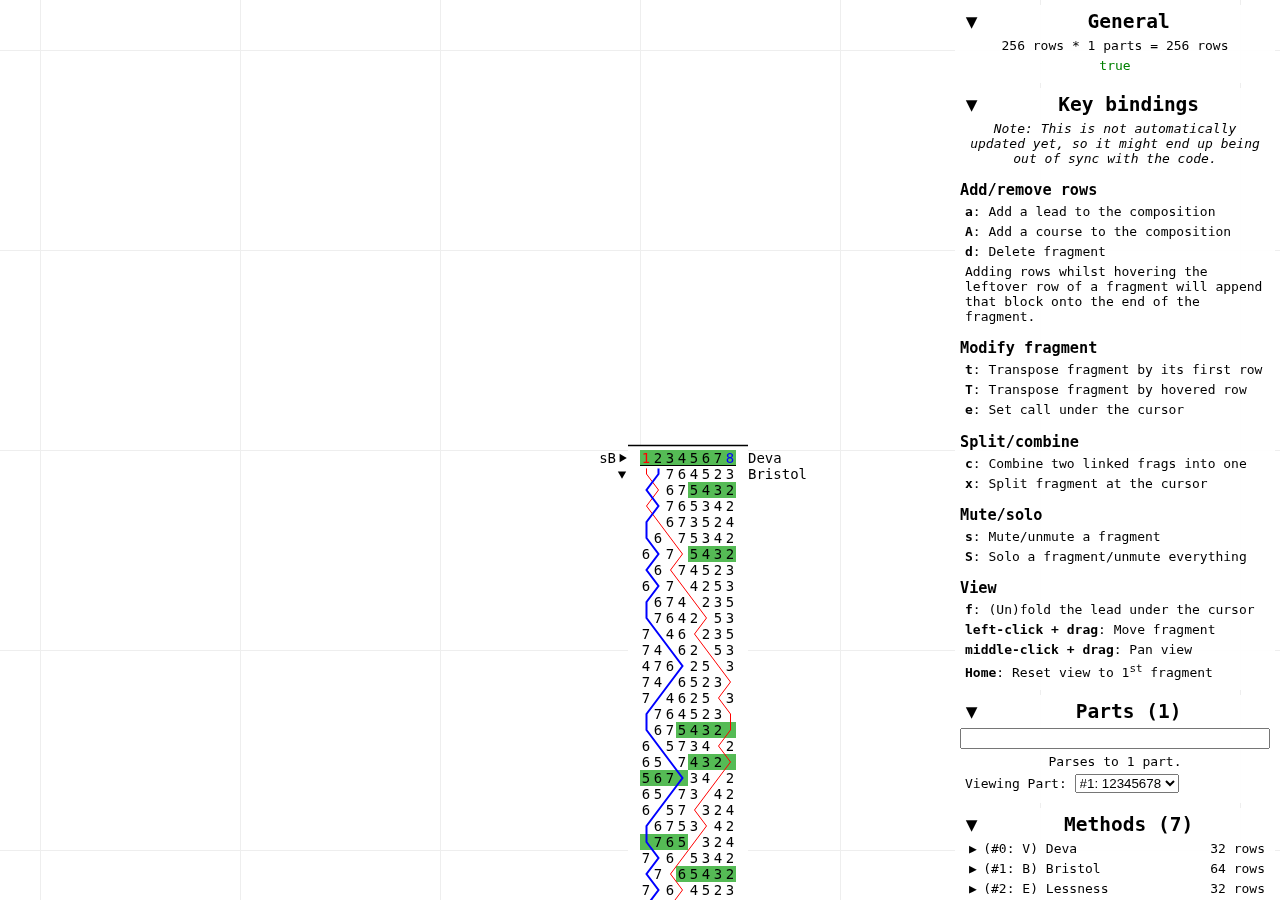
<file: firehose/index.html>
<!DOCTYPE html>
<html style="margin: 0; width: 100%; height: 100%">
    <head>
        <title>Composing Program</title>
        <meta content="text/html;charset=utf-8" http-equiv="Content-Type" />
        <script src="cookies.js" type="text/javascript"></script>
        <script src="colors.js" type="text/javascript"></script>
        <link rel="stylesheet" href="style.css" />
    </head>
    <body>
        <!-- Note the usage of `type=module` here as this is an ES6 module -->
        <script type="module">
            import { Comp, default as init } from "./jigsaw.js";

            async function run() {
                await init("./jigsaw_bg.wasm");
                window.Comp = Comp;
                start();
            }
            run();
        </script>

        <!-- Main canvas -->
        <canvas id="comp-canvas"></canvas>

        <!-- Sidebar -->
        <div id="sidebar" class="sidebar">
            <!-- General -->
            <div class="sidebar-box">
                <h2>
                    <span class="fold-button" style="float: left" id="general-box-fold">▼</span
                    >General
                </h2>
                <div id="general-box-area">
                    <p style="text-align: center">
                        <span id="part-len">0</span> rows * <span id="num-parts">0</span> parts =
                        <span id="num-rows">0</span> rows
                    </p>
                    <p style="text-align: center"><span id="falseness-info">true</span></p>
                </div>
            </div>

            <!-- Keybindings -->
            <div class="sidebar-box">
                <h2>
                    <span class="fold-button" style="float: left" id="keys-box-fold">▼</span>Key
                    bindings
                </h2>
                <div id="keys-box-area" style="max-width: 310px">
                    <p style="text-align: center">
                        <i>
                            Note: This is not automatically updated yet, so it might end up being
                            out of sync with the code.
                        </i>
                    </p>
                    <div class="keybindings">
                        <h3>Add/remove rows</h3>
                        <p><code>a</code>: Add a lead to the composition</p>
                        <p><code>A</code>: Add a course to the composition</p>
                        <p><code>d</code>: Delete fragment</p>
                        <p>
                            Adding rows whilst hovering the leftover row of a fragment will append
                            that block onto the end of the fragment.
                        </p>

                        <h3>Modify fragment</h3>
                        <p><code>t</code>: Transpose fragment by its first row</p>
                        <p><code>T</code>: Transpose fragment by hovered row</p>
                        <p><code>e</code>: Set call under the cursor</p>

                        <h3>Split/combine</h3>
                        <p><code>c</code>: Combine two linked frags into one</p>
                        <p><code>x</code>: Split fragment at the cursor</p>

                        <h3>Mute/solo</h3>
                        <p><code>s</code>: Mute/unmute a fragment</p>
                        <p><code>S</code>: Solo a fragment/unmute everything</p>

                        <h3>View</h3>
                        <p><code>f</code>: (Un)fold the lead under the cursor</p>
                        <p><code>left-click + drag</code>: Move fragment</p>
                        <p><code>middle-click + drag</code>: Pan view</p>
                        <p><code>Home</code>: Reset view to 1<sup>st</sup> fragment</p>
                    </div>
                </div>
            </div>

            <!-- Parts -->
            <div class="sidebar-box">
                <h2>
                    <span class="fold-button" style="float: left" id="partheads-box-fold">▼</span
                    >Parts (<span id="part-head-count">0</span>)
                </h2>
                <div id="partheads-box-area">
                    <!-- Part Heads -->
                    <div class="flex-row"><input id="part-head-input" style="flex: 1" /></div>
                    <p id="part-head-message" class="parse-err">Bell '2' repeated twice</p>
                    <p id="part-head-group-message" class="parse-err" style="display: none">
                        Parts don't form a group.
                    </p>
                    <p>
                        Viewing Part:
                        <select name="part-head" id="part-head">
                            <!-- The part heads are filled in only when the wasm is loaded, which is far enough
                     after page load to cause jank, so we fill this with a sensible default so that
                     hopefully the jank is less noticeable. -->
                            <option value="0">#1: 12345678</option>
                        </select>
                    </p>
                </div>
            </div>

            <!-- Methods -->
            <div class="sidebar-box">
                <h2>
                    <span class="fold-button" style="float: left" id="methods-box-fold">▼</span
                    >Methods (<span id="num-methods">0</span>)
                </h2>
                <div id="methods-box-area">
                    <div id="method-list">
                        <!-- Method entries will go here -->
                    </div>
                    <p style="text-align: center">
                        <button type="button" id="add-method">Add Method</button>
                    </p>
                    <p>
                        Select method:
                        <input
                            id="selected-method"
                            style="width: 2em"
                            type="number"
                            value="0"
                            min="0"
                        />
                    </p>
                </div>
            </div>

            <!-- Calls -->
            <div class="sidebar-box">
                <h2>
                    <span class="fold-button" style="float: left" id="calls-box-fold">▼</span>Calls
                    (<span id="num-calls">0</span>)
                </h2>
                <div id="calls-box-area">
                    <p id="call-readout">&lt;Calls&gt;</p>

                    <p>
                        Select call:
                        <input
                            id="selected-call"
                            style="width: 2em"
                            type="number"
                            value="0"
                            min="-1"
                        />
                    </p>
                </div>
            </div>

            <!-- Music -->
            <div class="sidebar-box">
                <h2>
                    <span class="fold-button" style="float: left" id="music-box-fold">▼</span>Music
                </h2>
                <div id="music-box-area">
                    <p>Blah</p>
                    <p>Blah</p>
                    <p>Blah</p>
                    <p>Blah</p>
                    <p>Blah</p>
                </div>
            </div>
        </div>

        <!-- Transpose box -->
        <div id="transpose-box">
            <p><input id="transpose-input" /></p>
            <p id="transpose-message" class="parse-err">Bell '2' repeated twice</p>
        </div>

        <!-- Method editing box -->
        <div class="overlay-outer">
            <div class="overlay-center" id="method-edit-box" style="display: none">
                <h2>Editing Method</h2>
                <div class="flex-row">
                    <input id="method-edit-shorthand" placeholder="Shorthand" style="width: 6em" />
                    <input
                        id="method-edit-name"
                        placeholder="Name"
                        style="margin: 0 5px 0 5px; flex: 1"
                    />
                    <select name="method-stage" id="method-edit-stage" disabled>
                        <option value="8">Major</option>
                    </select>
                </div>
                <div class="flex-row">
                    <input
                        id="method-edit-pn-input"
                        placeholder="Place Notation"
                        style="min-width: 30em; flex: 1"
                    />
                </div>
                <p id="method-edit-pn-message" class="parse-err">Some error!</p>
                <p style="text-align: center">
                    <button type="button" onclick="exit_method_edit()">Cancel</button>
                    <button id="method-edit-save" type="button">Save</button>
                </p>
            </div>
        </div>

        <!-- Templates (i.e. HTML trees which will get cloned and populated with data to generate
             the sidebar).  These are very reminiscent of templates from Vue or React except that
             the interactions we require are very simple and are managed more easily without
             external libraries. -->
        <div style="display: none" id="templates">
            <!-- Template for a single method entry -->
            <div id="template-method-entry">
                <!-- Title bar: Shorthand & name on the left -->
                <p>
                    <span class="fold-button" id="method-info-fold-btn">▶</span>(<span
                        id="shorthand"
                        >B</span
                    >)
                    <span id="name">Bristol</span>
                    <!-- row counter/delete on the right -->
                    <span style="float: right">
                        <span id="row-count" style="display: none">0 rows</span>
                        <span id="buttons">
                            <span id="edit-button" class="link-button">edit</span>
                            <span id="delete-button" class="link-button">del</span>
                        </span>
                    </span>
                </p>
                <!-- Fold out section (hidden by default) -->
                <div class="method-fold-out" id="method-info-area">
                    <div class="flex-row">
                        <input
                            id="shorthand-input"
                            value="V"
                            placeholder="Sym"
                            style="width: 2em; margin-right: 5px"
                        />
                        <input id="name-input" placeholder="Name" value="Deva" style="flex: 1" />
                    </div>
                    <p id="place-notation-input">&lt;Place Notation&gt;</p>
                </div>
            </div>
        </div>

        <!-- Load the main JS script after the rest of the document has loaded.  We do this so that
             we can initialise references to the HTML elements as global constants for the JS code
             to re-use. -->
        <script src="index.js"></script>
    </body>
</html>
</file>
<file: firehose/style.css>
/* document-wide styles */

body {
    margin: 0px;
    font-family: monospace;
}

h1,
h2 {
    text-align: center;
    margin: 0 0 5px 0;
}

p {
    margin: 5px;
}

input,
button {
    font-family: inherit;
    font-size: inherit;
}

button {
    padding: 0;
}

.parse-err {
    text-align: center;
    color: red;
}

.link-button {
    color: #0000ff;
    text-decoration: underline;
    cursor: pointer;
    /* Browsers, why?!?!!?! */
    -webkit-user-select: none;
    -khtml-user-select: none;
    -moz-user-select: none;
    -ms-user-select: none;
    -o-user-select: none;
    user-select: none;
}

.flex-row {
    display: flex;
    flex-direction: row;
    margin: 5px 0 5px 0;
}

/* Sidebar styles */

.sidebar {
    min-width: 300px;
    position: absolute;
    right: 0px;
    top: 0px;
    max-height: 100%;
    overflow-y: auto;
}

.sidebar-box {
    background: #ffffffee;
    border-radius: 5px;
    font-family: monospace;
    margin: 5px;
    padding: 5px;
}

.fold-button {
    padding: 0 0.5em 0 0.3em;
    cursor: pointer;
    /* Browsers, why?!?!!?! */
    -webkit-user-select: none;
    -khtml-user-select: none;
    -moz-user-select: none;
    -ms-user-select: none;
    -o-user-select: none;
    user-select: none;
}

.keybindings h3 {
    margin-bottom: 3px;
}

.keybindings th {
    padding-right: 0.4em;
}

.keybindings code {
    font-weight: bold;
}

.method-fold-out {
    margin-left: 10px;
    border-left: 2px solid black;
    padding-left: 4px;
}

/* A div which is 'overlaid' over the entire screen */
.overlay-outer {
    position: absolute;
    top: 0;
    left: 0;
    width: 100%;
    height: 100%;
    margin: 0;
    display: flex;
    justify-content: center;
    align-items: center;
    pointer-events: none;
}

.overlay-center {
    pointer-events: auto;
    background: #fffe;
    padding: 5px;
    border-radius: 5px;
}

/* One-off styles */

#comp-canvas {
    position: absolute;
    left: 0;
    top: 0;
    width: 100%;
    height: 100%;
    margin: 0;
}

#transpose-box {
    position: absolute;
    top: 100px;
    left: 100px;
    background: #ffffffee;
    border-radius: 5px;
    font-family: monospace;
    display: none;
}
</file>
